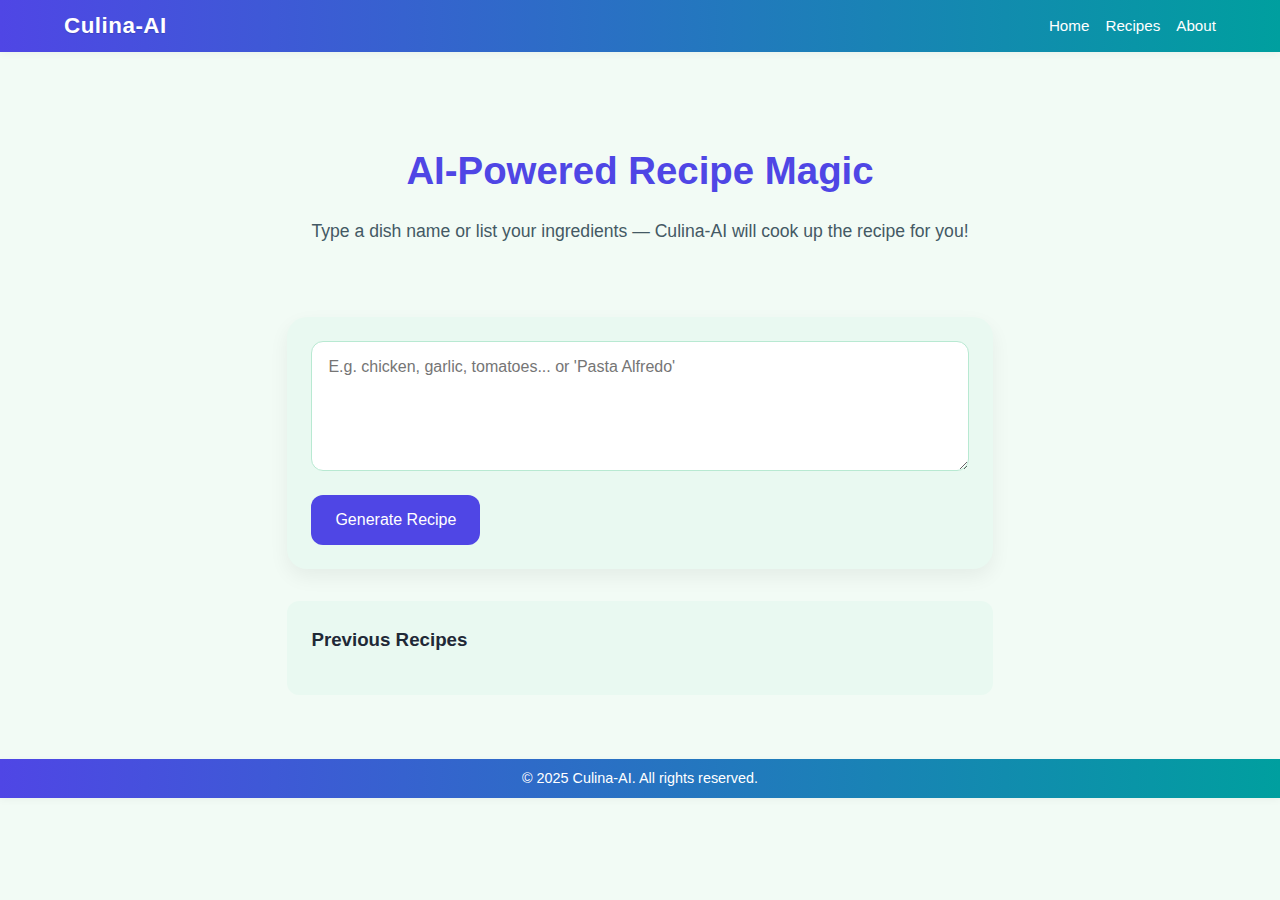
<file: public/index.html>
<!DOCTYPE html>
<html lang="en">
  <head>
    <meta charset="UTF-8" />
    <meta name="viewport" content="width=device-width, initial-scale=1.0" />
    <title>Culina-AI | Recipe Generator</title>
    <link rel="stylesheet" href="/public/style.css" />
  </head>
  <body>
    <header class="header">
      <div class="container">
        <h1 class="logo">Culina-AI</h1>
        <nav class="nav">
          <a href="/public/index.html">Home</a>
          <a href="/public/recipie.html">Recipes</a>
          <a href="/public/landing.html">About</a>
        </nav>
      </div>
    </header>

    <main class="container">
      <section class="hero">
        <h2>AI-Powered Recipe Magic</h2>
        <p>
          Type a dish name or list your ingredients — Culina-AI will cook up the
          recipe for you!
        </p>
      </section>

      <section class="input-card">
        <textarea
          id="user-input"
          placeholder="E.g. chicken, garlic, tomatoes... or 'Pasta Alfredo'"
        ></textarea>
        <button id="generate-btn">Generate Recipe</button>

        <!-- Status message right below -->
        <div id="status-message" class="status-message hidden">
          <span class="dot-flashing"></span> Culina-AI is mixing up your magic
          recipe... 🍳✨
        </div>
      </section>

      <section id="output-section" class="output-card hidden">
        <h3>Your Recipe</h3>
        <pre id="recipe-output"></pre>
        <div class="btn-group">
          <button id="download-btn">Download</button>
        </div>
      </section>

      <section class="history-section">
        <h3>Previous Recipes</h3>
        <ul id="history-list"></ul>
      </section>
    </main>

    <footer class="footer">
      <div class="container">
        <p>&copy; 2025 Culina-AI. All rights reserved.</p>
      </div>
    </footer>

    <script src="/public/history.js"></script>
    <script src="/public/download.js"></script>
    <script src="/public/script.js"></script>
  </body>
</html>
</file>
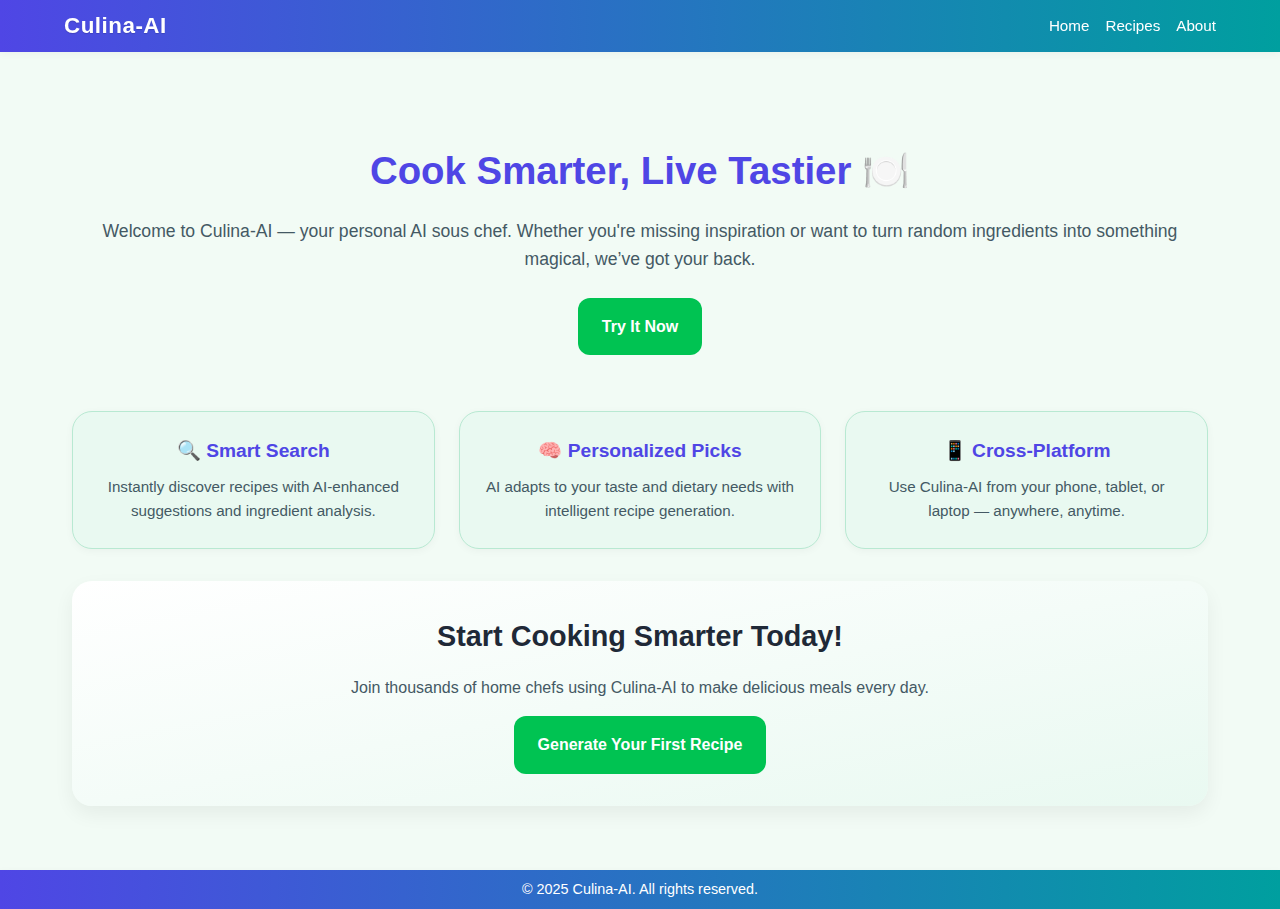
<file: public/landing.html>
<!DOCTYPE html>
<html lang="en">
  <head>
    <meta charset="UTF-8" />
    <meta name="viewport" content="width=device-width, initial-scale=1.0" />
    <title>Culina-AI | Recipe Generator</title>
    <link rel="stylesheet" href="/public/style.css" />
  </head>
  <body>
    <header class="header">
      <div class="container">
        <h1 class="logo">Culina-AI</h1>
        <nav class="nav">
          <a href="/public/index.html">Home</a>
          <a href="/public/recipie.html">Recipes</a>
          <a href="/public/landing.html">About</a>
        </nav>
      </div>
    </header>

    <!-- ✨ Hero Section -->
    <main class="container">
      <section class="hero">
        <h2>Cook Smarter, Live Tastier 🍽️</h2>
        <p>
          Welcome to Culina-AI — your personal AI sous chef. Whether you're
          missing inspiration or want to turn random ingredients into something
          magical, we’ve got your back.
        </p>
        <a href="/public/index.html" class="cta-button">Try It Now</a>
      </section>

      <!-- 💡 Feature Highlights -->
      <section class="features">
        <div class="feature-card">
          <h4>🔍 Smart Search</h4>
          <p>
            Instantly discover recipes with AI-enhanced suggestions and
            ingredient analysis.
          </p>
        </div>
        <div class="feature-card">
          <h4>🧠 Personalized Picks</h4>
          <p>
            AI adapts to your taste and dietary needs with intelligent recipe
            generation.
          </p>
        </div>
        <div class="feature-card">
          <h4>📱 Cross-Platform</h4>
          <p>
            Use Culina-AI from your phone, tablet, or laptop — anywhere,
            anytime.
          </p>
        </div>
      </section>

      <!-- 🎯 CTA Section -->
      <section class="cta">
        <h3>Start Cooking Smarter Today!</h3>
        <p>
          Join thousands of home chefs using Culina-AI to make delicious meals
          every day.
        </p>
        <a href="/public/index.html" class="cta-button"
          >Generate Your First Recipe</a
        >
      </section>
    </main>

    <footer class="footer">
      <div class="container">
        <p>&copy; 2025 Culina-AI. All rights reserved.</p>
      </div>
    </footer>

    <script src="/public/script.js"></script>
  </body>
</html>
</file>
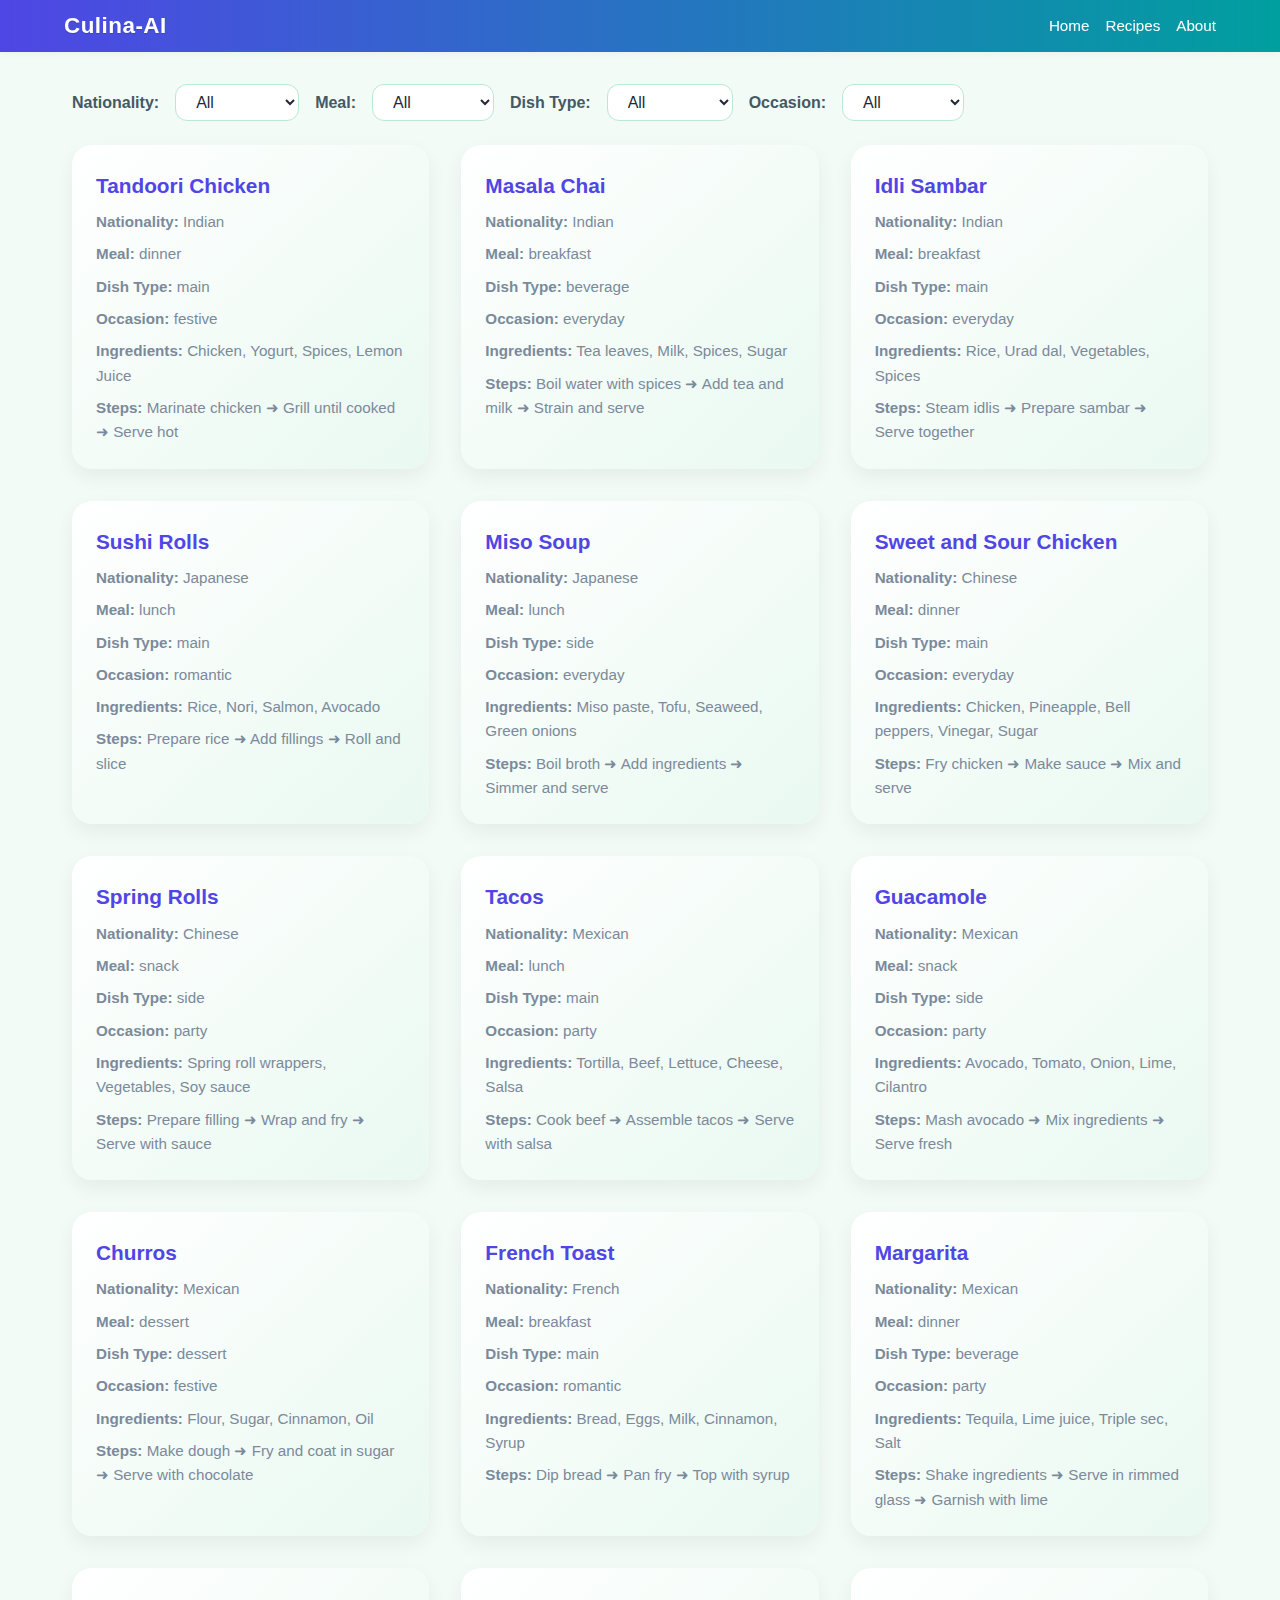
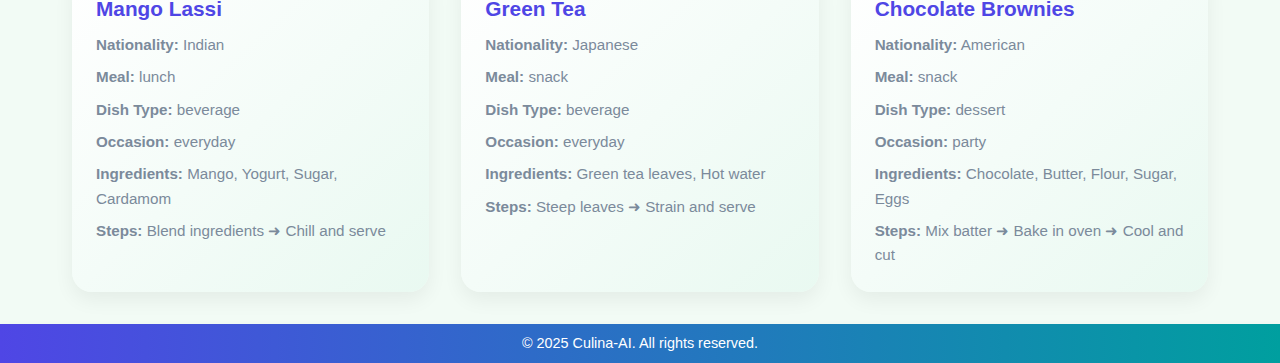
<file: public/recipie.html>
<!DOCTYPE html>
<html lang="en">
  <head>
    <meta charset="UTF-8" />
    <meta name="viewport" content="width=device-width, initial-scale=1.0" />
    <title>Culina-AI | Recipe Generator</title>
    <link rel="stylesheet" href="/public/style.css" />
  </head>
  <body>
    <header class="header">
      <div class="container">
        <h1 class="logo">Culina-AI</h1>
        <nav class="nav">
          <a href="/public/index.html">Home</a>
          <a href="/public/recipie.html">Recipes</a>
          <a href="/public/landing.html">About</a>
        </nav>
      </div>
    </header>

    <main class="container">
      <!-- Filter Section -->
      <section class="filters">
        <!-- Nationality Filter -->
        <label for="nationality-select">Nationality:</label>
        <select id="nationality-select">
          <option value="all">All</option>
          <option value="Indian">Indian</option>
          <option value="Japanese">Japanese</option>
          <option value="Chinese">Chinese</option>
          <option value="Mexican">Mexican</option>
          <option value="French">French</option>
          <option value="American">American</option>
        </select>

        <!-- Meal Time Filter -->
        <label for="meal-time-select">Meal:</label>
        <select id="meal-time-select">
          <option value="all">All</option>
          <option value="breakfast">Breakfast</option>
          <option value="lunch">Lunch</option>
          <option value="snack">Snack</option>
          <option value="dinner">Dinner</option>
        </select>

        <!-- Dish Type Filter -->
        <label for="dish-type-select">Dish Type:</label>
        <select id="dish-type-select">
          <option value="all">All</option>
          <option value="main">Main Dish</option>
          <option value="side">Side Dish</option>
          <option value="dessert">Dessert</option>
          <option value="beverage">Beverage</option>
        </select>

        <!-- Occasion Filter -->
        <label for="occasion-select">Occasion:</label>
        <select id="occasion-select">
          <option value="all">All</option>
          <option value="everyday">Everyday</option>
          <option value="festive">Festive</option>
          <option value="party">Party</option>
          <option value="romantic">Romantic</option>
        </select>
      </section>

      <!-- Recipe List Section -->
      <section id="recipe-list" class="recipe-list">
        <!-- Recipe cards will be inserted here -->
      </section>
    </main>

    <footer class="footer">
      <div class="container">
        <p>&copy; 2025 Culina-AI. All rights reserved.</p>
      </div>
    </footer>

    <!-- ✅ Correct script -->
    <script src="/public/script.js"></script>
    <script src="/public/recipie.js"></script>
  </body>
</html>
</file>
<file: public/style.css>
/* ========================
   🌱 ROOT VARIABLES
========================= */
:root {
  --primary-color: #4f46e5; /* Indigo 600 */
  --primary-hover: #4338ca;
  --accent-color: #00c352;
  --success-color: #22c55e;
  --info-color: #009f9f;
  --warning-color: #ffc13b;

  --bg-color: #f2fbf5;
  --card-bg: #e9f9f1;
  --alt-bg: #d2f3e3;
  --border-color: #b8e9d2;

  --text-color: #1f2937;
  --secondary-text: #445964;
  --muted-text: #7b8a9b;

  --font-stack: "Segoe UI", "Poppins", Roboto, Helvetica, sans-serif;

  --radius: 12px;
  --radius-lg: 20px;
  --shadow: 0 8px 20px rgba(0, 0, 0, 0.06);
  --shadow-soft: 0 2px 8px rgba(0, 0, 0, 0.04);

  --header-gradient: linear-gradient(
    90deg,
    var(--primary-color),
    var(--info-color)
  );
  --card-gradient: linear-gradient(to bottom right, #ffffff, #e9f9f1);

  --space-xs: 0.5rem;
  --space-sm: 1rem;
  --space-md: 1.5rem;
  --space-lg: 2rem;
  --space-xl: 3rem;

  --transition-default: 0.3s ease-in-out;
}

/* ========================
   🔄 RESET
========================= */
* {
  margin: 0;
  padding: 0;
  box-sizing: border-box;
}

body {
  font-family: var(--font-stack);
  background-color: var(--bg-color);
  color: var(--text-color);
  line-height: 1.6;
  padding-top: var(--space-sm);
}

html,
body {
  height: 100%;
  margin: 0;
  padding: 0;
  display: flex;
  flex-direction: column;
}
/* ========================
   📦 LAYOUT
========================= */
.container {
  max-width: 960px;
  margin: auto;
  padding: var(--space-md);
}

/* ========================
   🔝 HEADER
========================= */
.header {
  background: var(--header-gradient);
  color: white;
  padding: 0.5rem 0; /* Reduced padding for smaller header */
  box-shadow: var(--shadow-soft);
  position: sticky;
  top: 0;
  z-index: 1000;
}

.header .container {
  display: flex;
  align-items: center;
  justify-content: space-between;
  padding: 0 var(--space-md); /* Side spacing */
}

/* Culina AI Logo - Now Left, Clean & Official */
.logo {
  font-size: 1.4rem;
  font-weight: 700;
  color: white;
  letter-spacing: 0.5px;
  text-shadow: 0 1px 1px rgba(0, 0, 0, 0.15);
  font-family: "Segoe UI", Roboto, sans-serif;
}

/* Enterprise Nav Style */
.nav {
  display: flex;
  gap: 1rem;
}

.nav a {
  color: #ffffff;
  font-size: 0.95rem;
  font-weight: 500;
  text-decoration: none;
  position: relative;
  padding: 0.25rem 0;
  transition: color var(--transition-default);
}

.nav a::after {
  content: "";
  position: absolute;
  width: 0%;
  height: 2px;
  background: var(--accent-color);
  bottom: 0;
  left: 0;
  transition: width var(--transition-default);
}

.nav a:hover {
  color: var(--accent-color);
}

.nav a:hover::after {
  width: 100%;
}

/* ========================
   🎯 HERO SECTION
========================= */
.hero {
  margin: var(--space-lg) 0 var(--space-md);
  text-align: center;
}

.hero h1 {
  font-size: 2.2rem;
  margin-bottom: var(--space-sm);
  color: var(--primary-color);
}

.hero p {
  color: var(--secondary-text);
}

/* ========================
   ✍️ INPUT SECTION
========================= */
.input-card {
  background: var(--card-bg);
  padding: var(--space-md);
  border-radius: var(--radius-lg);
  box-shadow: var(--shadow);
  margin-bottom: var(--space-lg);
}

textarea {
  width: 100%;
  height: 130px;
  padding: var(--space-sm);
  border-radius: var(--radius);
  border: 1px solid var(--border-color);
  font-size: 1rem;
  resize: vertical;
  margin-bottom: var(--space-sm);
  font-family: var(--font-stack);
}

/* ========================
   🔘 BUTTONS
========================= */
button {
  padding: var(--space-sm) var(--space-md);
  border: none;
  background-color: var(--primary-color);
  color: white;
  border-radius: var(--radius);
  font-size: 1rem;
  cursor: pointer;
  transition: background-color var(--transition-default);
}

button:hover {
  background-color: var(--primary-hover);
}

/* ========================
   📤 OUTPUT SECTION
========================= */
.output-card {
  background-color: var(--alt-bg);
  padding: var(--space-md);
  border: 1px solid var(--accent-color);
  border-radius: var(--radius-lg);
  box-shadow: var(--shadow-soft);
  margin-bottom: var(--space-lg);
}

.output-card h3 {
  margin-bottom: var(--space-sm);
}

pre {
  background-color: #fffbe6;
  padding: var(--space-sm);
  border-radius: var(--radius);
  white-space: pre-wrap;
  font-family: monospace;
  font-size: 0.95rem;
  line-height: 1.5;
}

/* ========================
   📜 HISTORY
========================= */
.history-section {
  padding: var(--space-md);
  background-color: var(--card-bg);
  border-radius: var(--radius);
  margin-bottom: var(--space-lg);
}

#history-list {
  list-style: none;
  padding: 0;
  margin-top: var(--space-sm);
}

#history-list li {
  padding: var(--space-xs);
  background-color: var(--alt-bg);
  border: 1px solid var(--border-color);
  margin-bottom: var(--space-xs);
  border-radius: var(--radius);
  cursor: pointer;
  transition: background-color var(--transition-default);
}

#history-list li:hover {
  background-color: var(--accent-color);
  color: white;
}

/* ========================
   🔻 FOOTER
========================= */
.footer {
  background: var(--header-gradient);
  color: white;
  padding: 0.5rem 0;
  box-shadow: var(--shadow-soft);
  position: relative;
  z-index: 100;
  flex-shrink: 0;
}

.footer .container {
  display: flex;
  align-items: center;
  justify-content: center; /* ← cleaner for one child */
  padding: 0 var(--space-md);
  font-size: 0.9rem;
  font-family: var(--font-stack);
}

/* ========================
   🛠️ UTILITIES
========================= */
.hidden {
  display: none;
}

.btn-group {
  margin-top: var(--space-sm);
  display: flex;
  gap: var(--space-sm);
}

/* ========================
   ✨ HERO SECTION (Landing)
========================= */
.hero {
  margin: var(--space-lg) 0 var(--space-md);
  text-align: center;
  padding: var(--space-md);
}

.hero h2 {
  font-size: 2.4rem;
  color: var(--primary-color);
  margin-bottom: var(--space-sm);
}

.hero p {
  color: var(--secondary-text);
  font-size: 1.1rem;
  margin-bottom: var(--space-md);
}

/* ========================
   💡 FEATURES SECTION
========================= */
.features {
  display: grid;
  grid-template-columns: repeat(auto-fit, minmax(250px, 1fr));
  gap: var(--space-md);
  margin: var(--space-lg) 0;
}

.feature-card {
  background: var(--card-bg);
  border: 1px solid var(--border-color);
  border-radius: var(--radius-lg);
  padding: var(--space-md);
  text-align: center;
  box-shadow: var(--shadow-soft);
  transition: transform 0.3s ease, box-shadow 0.3s ease;
}

.feature-card:hover {
  transform: translateY(-4px);
  box-shadow: var(--shadow);
}

.feature-card h4 {
  font-size: 1.2rem;
  margin-bottom: var(--space-xs);
  color: var(--primary-color);
}

.feature-card p {
  color: var(--secondary-text);
  font-size: 0.95rem;
}

/* ========================
   🎯 CTA SECTION
========================= */
.cta {
  background: var(--card-gradient);
  padding: var(--space-lg) var(--space-md);
  text-align: center;
  border-radius: var(--radius-lg);
  box-shadow: var(--shadow);
  margin-bottom: var(--space-lg);
}

.cta h3 {
  font-size: 1.8rem;
  color: var(--text-color);
  margin-bottom: var(--space-sm);
}

.cta p {
  font-size: 1rem;
  color: var(--secondary-text);
  margin-bottom: var(--space-sm);
}

.cta-button {
  display: inline-block;
  background: var(--accent-color);
  color: white;
  padding: var(--space-sm) var(--space-md);
  border-radius: var(--radius);
  font-size: 1rem;
  font-weight: 600;
  text-decoration: none;
  transition: background-color var(--transition-default), transform 0.2s ease;
}

.cta-button:hover {
  background-color: var(--success-color);
  transform: translateY(-2px);
}

.status-message {
  font-weight: 500;
  margin-top: 10px;
  text-align: center;
  font-style: italic;
  display: flex;
  align-items: center;
  justify-content: center;
  gap: 10px;
}

/* Spinner Animation (Dot Flashing) */
.dot-flashing {
  position: relative;
  width: 10px;
  height: 10px;
  border-radius: 5px;
  background-color: #ff7e5f;
  color: #ff7e5f;
  animation: dotFlashing 1s infinite linear alternate;
}

@keyframes dotFlashing {
  0% {
    background-color: #ff7e5f;
  }
  50% {
    background-color: #ffe97f;
  }
  100% {
    background-color: #ff7e5f;
  }
}

.hidden {
  display: none !important;
}

.status-message {
  font-weight: 500;
  margin-top: 10px;
  text-align: center;
  font-style: italic;
  display: flex;
  align-items: center;
  justify-content: center;
  gap: 10px;
}

.dot-flashing {
  width: 10px;
  height: 10px;
  border-radius: 5px;
  background-color: #ff7e5f;
  animation: dotFlashing 1s infinite linear alternate;
}

@keyframes dotFlashing {
  0% {
    background-color: #ff7e5f;
  }
  50% {
    background-color: #ffe97f;
  }
  100% {
    background-color: #ff7e5f;
  }
}

.history-item {
  display: flex;
  justify-content: space-between;
  align-items: center;
  padding: 6px 10px;
  border-bottom: 1px solid #eee;
  cursor: pointer;
}

.history-title {
  flex-grow: 1;
}

.delete-btn {
  background: transparent;
  border: none;
  cursor: pointer;
  font-size: 1rem;
  color: #c0392b;
  transition: color 0.2s ease;
}

.delete-btn:hover {
  color: #e74c3c;
}

/* Main Container */
.container {
  max-width: 1200px;
  margin: 0 auto;
  padding: var(--space-lg);
}

/* Filter Section */
.filters {
  display: flex;
  flex-wrap: wrap;
  align-items: center;
  gap: var(--space-sm);
  margin-bottom: var(--space-md);
}

.filters label {
  font-weight: 600;
  color: var(--secondary-text);
}

.filters select {
  padding: var(--space-xs) var(--space-sm);
  border-radius: var(--radius);
  border: 1px solid var(--border-color);
  background-color: #fff;
  color: var(--text-color);
  font-size: 1rem;
  transition: var(--transition-default);
}

.filters select:hover {
  border-color: var(--primary-hover);
}

/* Recipe List Section */
.recipe-list {
  display: grid;
  grid-template-columns: repeat(3, 1fr); /* 3 per row */
  gap: var(--space-lg);
}

/* Recipe Card */
.recipe-card {
  background: var(--card-gradient);
  border-radius: var(--radius-lg);
  box-shadow: var(--shadow);
  padding: var(--space-md);
  transition: transform var(--transition-default);
  cursor: pointer;
}

.recipe-card:hover {
  transform: translateY(-5px);
  box-shadow: 0 12px 24px rgba(0, 0, 0, 0.08);
}

/* Card Content */
.recipe-card h3 {
  margin-top: 0;
  color: var(--primary-color);
  font-size: 1.3rem;
}

.recipe-card p {
  color: var(--muted-text);
  margin: var(--space-xs) 0 0;
  font-size: 0.95rem;
}
</file>
